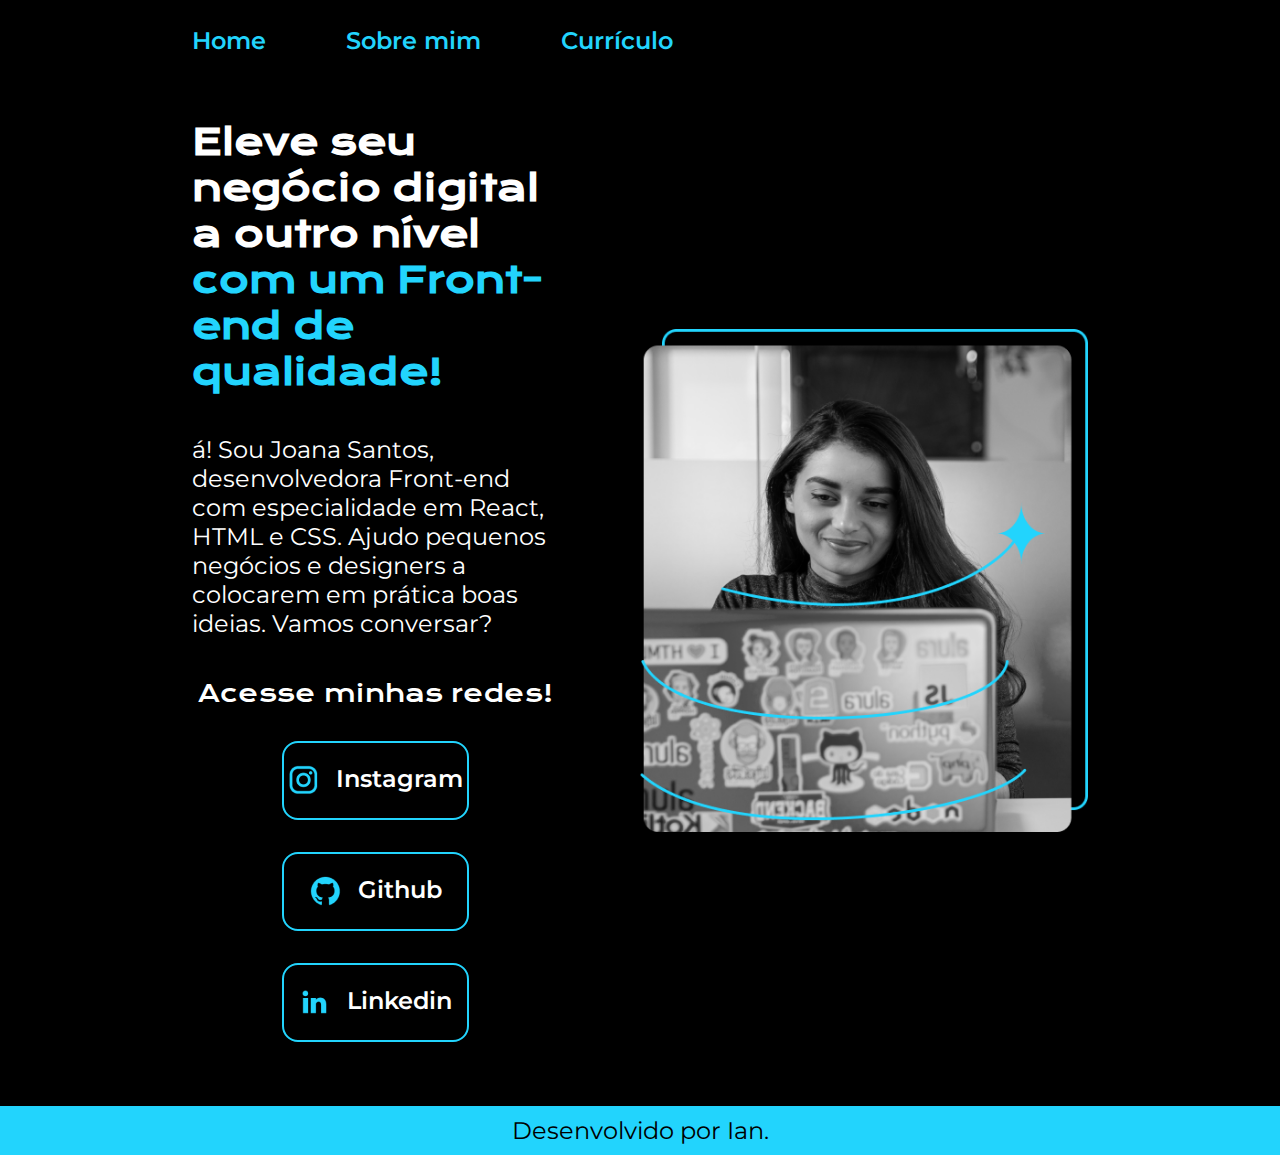
<file: index.html>
<!DOCTYPE html>
<html lang="pt-br">
<head>
    <meta charset="UTF-8">
    <meta http-equiv="X-UA-Compatible" content="IE=edge">
    <meta name="viewport" content="width=device-width, initial-scale=1.0">
    <title>Portfolio</title>
    <link rel="stylesheet" href="./styles/style.css">
</head>
<body>
    <header class="cabecalho">
        <nav class="cabecalho__menu">
            <a class="cabecalho__menu__link" href="index.html">Home</a>
            <a class="cabecalho__menu__link" href="about.html">Sobre mim</a>
            <a class="cabecalho__menu__link" href="curriculo.html">Currículo</a>
        </nav>
    </header>
    <main class="apresentacao">
        <section class="apresentacao__conteudo"> 
            <h1 class="apresentacao__conteudo__titulo">Eleve seu negócio digital a outro nível <strong class="titulo-destaque">com um Front-end de qualidade!</strong></h1>
            <p class="apresentacao__conteudo__texto">á! Sou Joana Santos, desenvolvedora Front-end com especialidade em React, HTML e CSS. Ajudo pequenos negócios e designers a colocarem em prática boas ideias. Vamos conversar?</p>
            <div class="apresentacao__links">
                <h2 class="apresentacao__links__subtitulo">Acesse minhas redes!</h2>
                <a class="apresentacao__links__instagram" href="https://www.instagram.com/ilemeee_/" target="_blank">
                    <img src="./assetts/instagram.png">
                    Instagram</a>
                <a class="apresentacao__links__github" href="https://github.com/slowbalara" target="_blank">
                    <img src="./assetts/github.png">
                    Github</a>
                <a class="apresentacao__links__linkedin" href="https://www.linkedin.com/events/santandercoders-auladeintrodu-o7042610758320275456/comments/" target="_blank">
                    <img src="./assetts/linkedin.png">
                    Linkedin</a>
            </div>
        </section>
        <img class="apresentacao__imagem" src="./assetts/Imagem.png" alt="Foto da Joana">
    </main>
    <footer class="rodape">
        <p>Desenvolvido por Ian.</p>
    </footer>
</body>
</html>
</file>
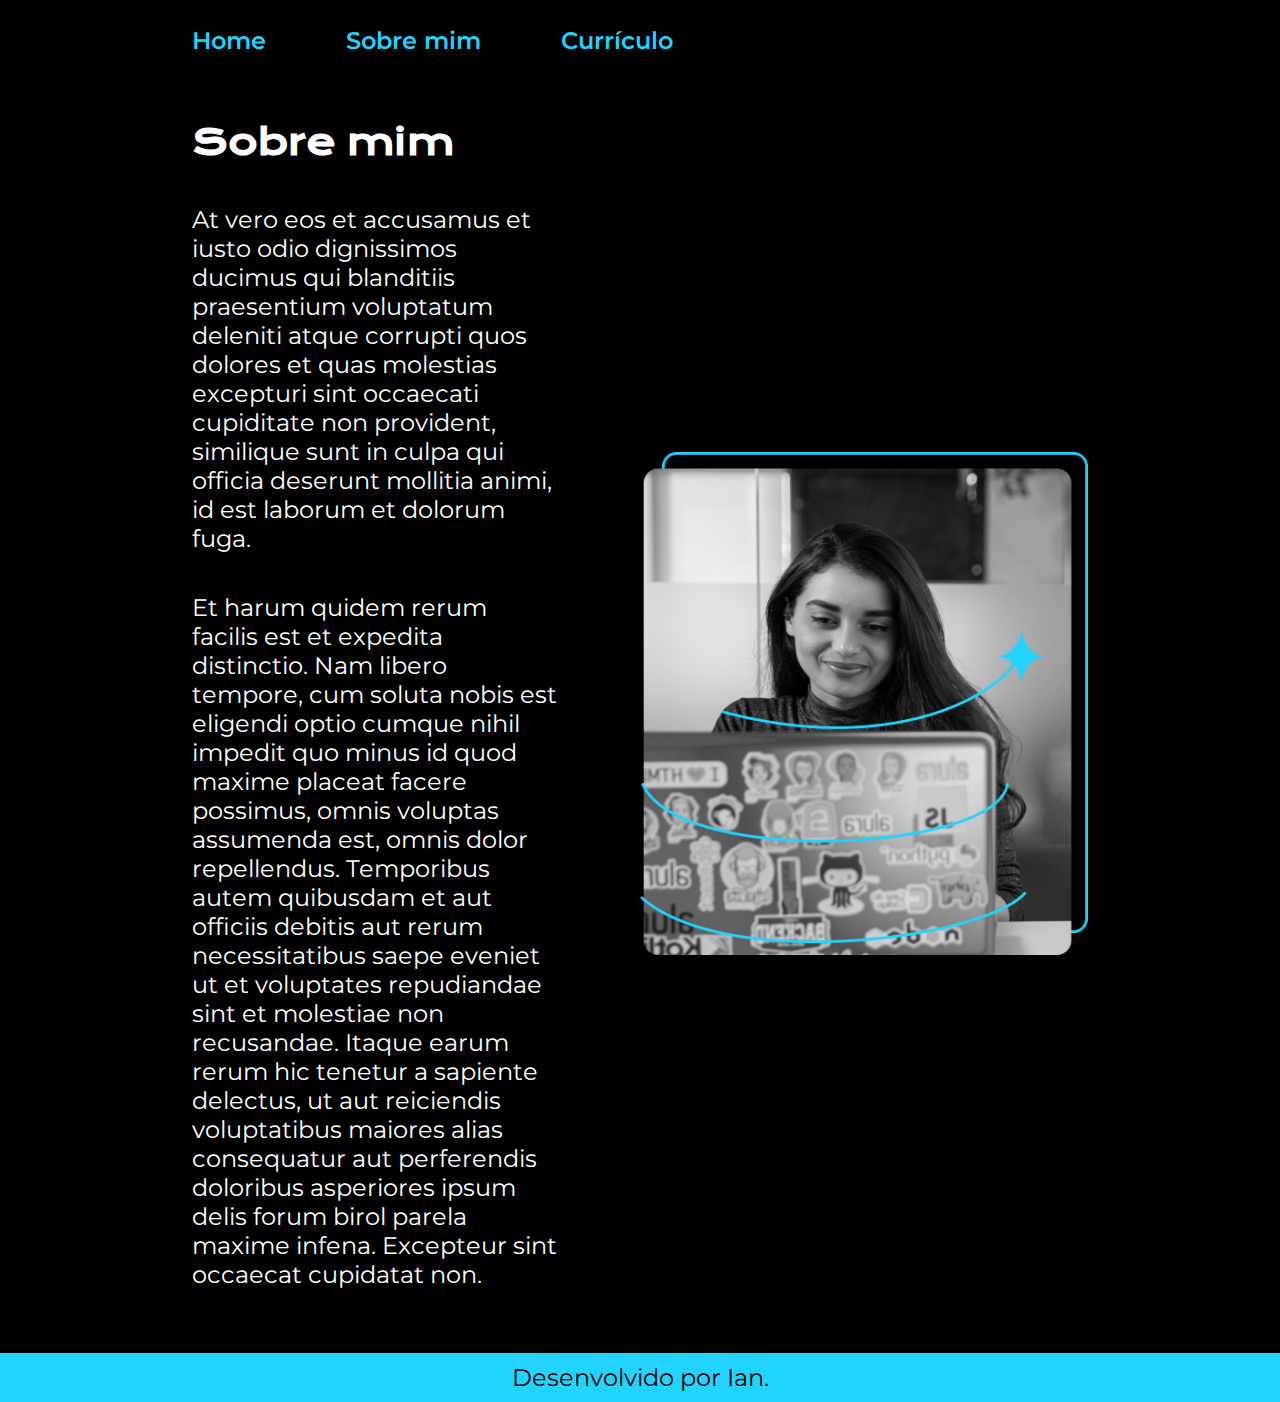
<file: about.html>
<!DOCTYPE html>
<html lang="pt-br">
<head>
    <meta charset="UTF-8">
    <meta http-equiv="X-UA-Compatible" content="IE=edge">
    <meta name="viewport" content="width=device-width, initial-scale=1.0">
    <title>Sobre mim</title>
    <link rel="stylesheet" href="styles/style.css">
</head>
<body>
    <header class="cabecalho">
        <nav class="cabecalho__menu">
            <a class="cabecalho__menu__link" href="index.html">Home</a>
            <a class="cabecalho__menu__link" href="about.html">Sobre mim</a>
            <a class="cabecalho__menu__link" href="curriculo.html">Currículo</a>
        </nav>
    </header>
    <main class="apresentacao">
        <section class="apresentacao__conteudo">
            <h1 class="apresentacao__conteudo__titulo">Sobre mim</h1>
            <p class="apresentacao__conteudo__texto"  class="apresentacao__conteudo__texto">At vero eos et accusamus et iusto odio dignissimos ducimus qui blanditiis praesentium voluptatum deleniti atque corrupti quos dolores et quas molestias excepturi sint occaecati cupiditate non provident, similique sunt in culpa qui officia deserunt mollitia animi, id est laborum et dolorum fuga.</p>
            <p class="apresentacao__conteudo__texto">Et harum quidem rerum facilis est et expedita distinctio. Nam libero tempore, cum soluta nobis est eligendi optio cumque nihil impedit quo minus id quod maxime placeat facere possimus, omnis voluptas assumenda est, omnis dolor repellendus. Temporibus autem quibusdam et aut officiis debitis aut rerum necessitatibus saepe eveniet ut et voluptates repudiandae sint et molestiae non recusandae. Itaque earum rerum hic tenetur a sapiente delectus, ut aut reiciendis voluptatibus maiores alias consequatur aut perferendis doloribus asperiores ipsum delis forum birol parela maxime infena. Excepteur sint occaecat cupidatat non.</p>
        </section>
        <img class="apresentacao__imagem" src="./assetts/Imagem.png"> 
    </main>
    <footer class="rodape">
        <p>Desenvolvido por Ian.</p>
    </footer>
</body>
</html>
</file>
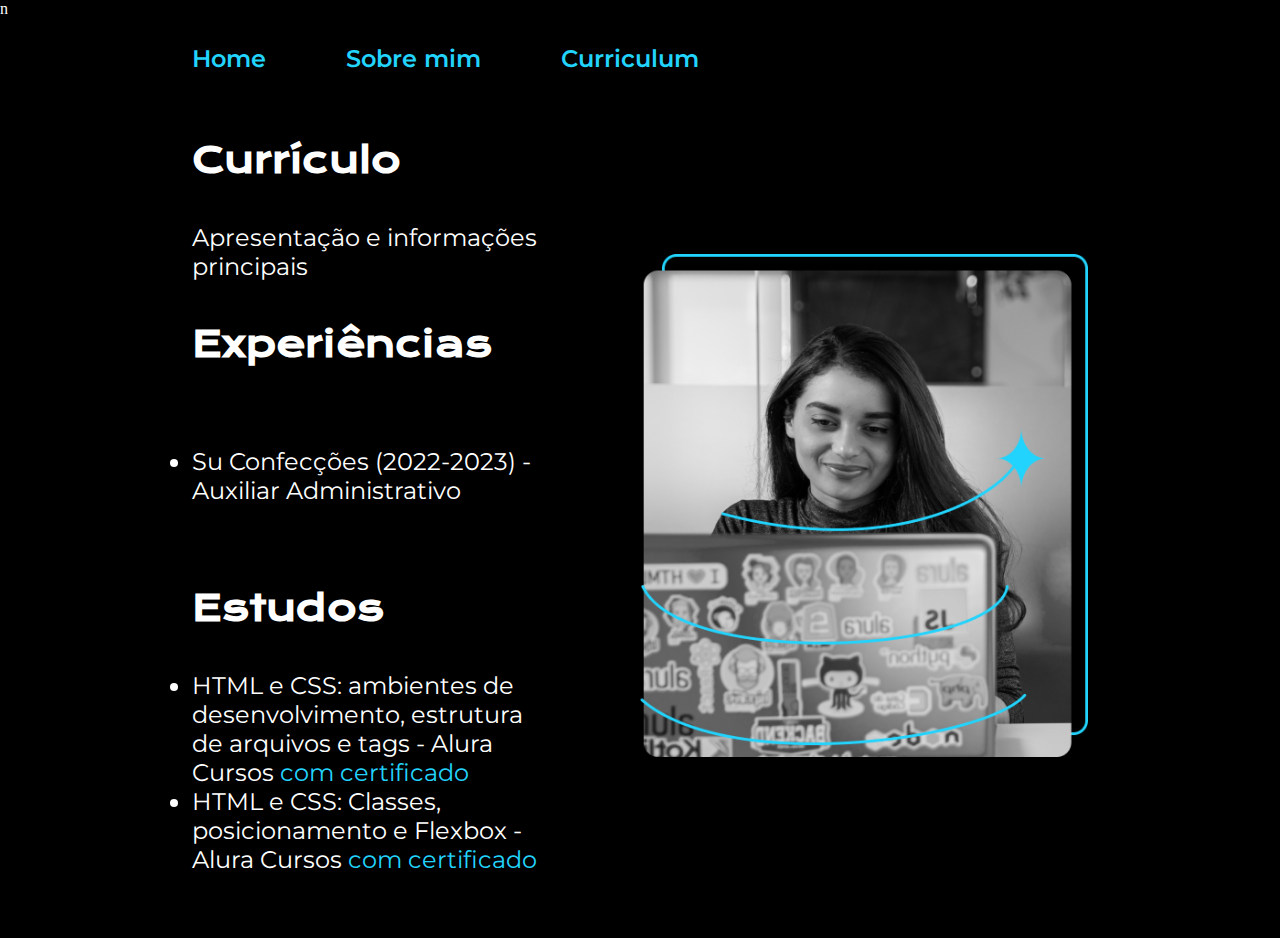
<file: curriculo.html>
<!DOCTYPE html>
<html lang="en">
<head>
    <meta charset="UTF-8">
    <meta http-equiv="X-UA-Compatible" content="IE=edge">
    <meta name="viewport" content="width=device-width, initial-scale=1.0">
    <title>Document</title>
    <link rel="stylesheet" href="./styles/style.css">n
</head>
<body>
    <header class="cabecalho">
        <nav class="cabecalho__menu">
            <a class="cabecalho__menu__link" href="index.html">Home</a>
            <a class="cabecalho__menu__link" href="about.html">Sobre mim</a>
            <a class="cabecalho__menu__link" href="curriculo.html">Curriculum</a>
        </nav>
    </header>
    <main class="apresentacao">
        <section class="apresentacao__conteudo">
            <h1 class="apresentacao__conteudo__titulo">Currículo</h1>
            <p class="apresentacao__conteudo__texto">
                Apresentação e informações principais
            </p>
            <h2 class="apresentacao__conteudo__titulo">Experiências</h2>
            <p class="apresentacao__conteudo__texto">
            <ul class="apresentacao__conteudo__texto">
                <li> Su Confecções (2022-2023) - Auxiliar Administrativo </li>
            </ul>
            </p>
            <h2 class="apresentacao__conteudo__titulo">Estudos</h2>
            <div class="apresentacao__conteudo__texto">
            <ul class="apresentacao__conteudo__texto">
                <li>HTML e CSS: ambientes de desenvolvimento, estrutura de arquivos e tags - Alura Cursos <a href="https://cursos.alura.com.br/user/ianlemee/course/html-css-ambiente-arquivos-tags/certificate" target="_blank">com certificado</a> </li>
                <li>HTML e CSS: Classes, posicionamento e Flexbox - Alura Cursos <a href="https://cursos.alura.com.br/user/ianlemee/course/html-css-classes-posicionamento-flexbox/certificate" target="_blank">com certificado</a></li>
            </ul>
            </div>    
        </section>
        <img class="apresentacao__imagem" src="./assetts/Imagem.png" alt="Foto da Joana Santos programando">
    </main> 
</body>
</html>
</file>
<file: styles/style.css>
@import url('https://fonts.googleapis.com/css2?family=Krona+One&family=Montserrat:wght@400;600&display=swap');

:root{
    --cor-primaria: #000;
    --cor-secundaria: #ffffff;
    --cor-terciaria: #22d4fd;

    --fonte-primaria: 'Krona One', sans-serif;
    --fonte-secundaria: 'Montserrat', sans-serif;
}

* {
    margin: 0;
    padding: 0;
}

body {
    box-sizing: border-box;
    background-color: var(--cor-primaria);
    color: var(--cor-secundaria);
    
}


.titulo-destaque {
    color: var(--cor-terciaria);
}

.cabecalho {
    padding: 2% 0% 0% 15%;

}

.cabecalho__menu {
    display: flex;
    gap: 80px;
}

.cabecalho__menu__link {
    font-family: var(--fonte-secundaria);
    font-size: 1.5rem;
    font-weight: 600;
    color: var(--cor-terciaria);
    text-decoration: none;
}

.apresentacao {
    padding: 5% 15%;
    display: flex;
    align-items: center;
    justify-content: space-between;
    gap: 82px;
}

.apresentacao__conteudo {
    width: 50%;
    display: flex;
    flex-direction: column;
    gap: 40px;
}

.apresentacao__conteudo__titulo {
    font-size: 2.25rem;
    font-family: var(--fonte-primaria);
}

.apresentacao__conteudo__texto {
    font-size: 1.5rem;
    font-family: var(--fonte-secundaria);
    
}

.apresentacao__links {
 display: flex;
 flex-direction: column;
 justify-content: space-between;
 align-items: center;
 gap: 32px;
}

.apresentacao__links__subtitulo {
    font-family: var(--fonte-primaria);
    font-weight: 400;
    font-size: 1.5rem;
}

.apresentacao__links a {
    display: flex;
    justify-content: center;
    gap: 16px;
    border: 2px solid var(--cor-terciaria);
    width: 50%;
    text-align: center;
    border-radius: 16px;
    font-size: 1.5rem;
    font-weight: 600;
    padding: 21.5px 0;
    text-decoration: none;
    color: var(--cor-secundaria);
    font-family: var(--fonte-secundaria);
}

.apresentacao__links__instagram:hover {
    background-color: #ff4500;
}

.apresentacao__links__github:hover {
    background-color: #272727;
}

.apresentacao__links__linkedin:hover {
    background-color: #4169E1;
}

.apresentacao__imagem {
    width: 50%;
}

.rodape {
    padding: 10px;
    color: var(--cor-primaria);
    background-color:var(--cor-terciaria);
    text-align: center;
    font-family: var(--fonte-secundaria);
    font-size: 1.5rem;
    font-weight: 400;
}

.curriculo__botoes {
    text-decoration: none;
    color: var(--cor-terciaria);
}

.apresentacao__conteudo__texto a {
    text-decoration: none;
    color: var(--cor-terciaria);
}

@media (max-width: 1200px) {
    
    .cabecalho {
        padding: 10%;
    }

    .cabecalho__menu {
        justify-content: center;
    }
    
    .apresentacao {
        flex-direction: column-reverse;
        padding: 5% ;
    }

    .apresentacao__conteudo {
        width: auto;
    }
}
</file>
